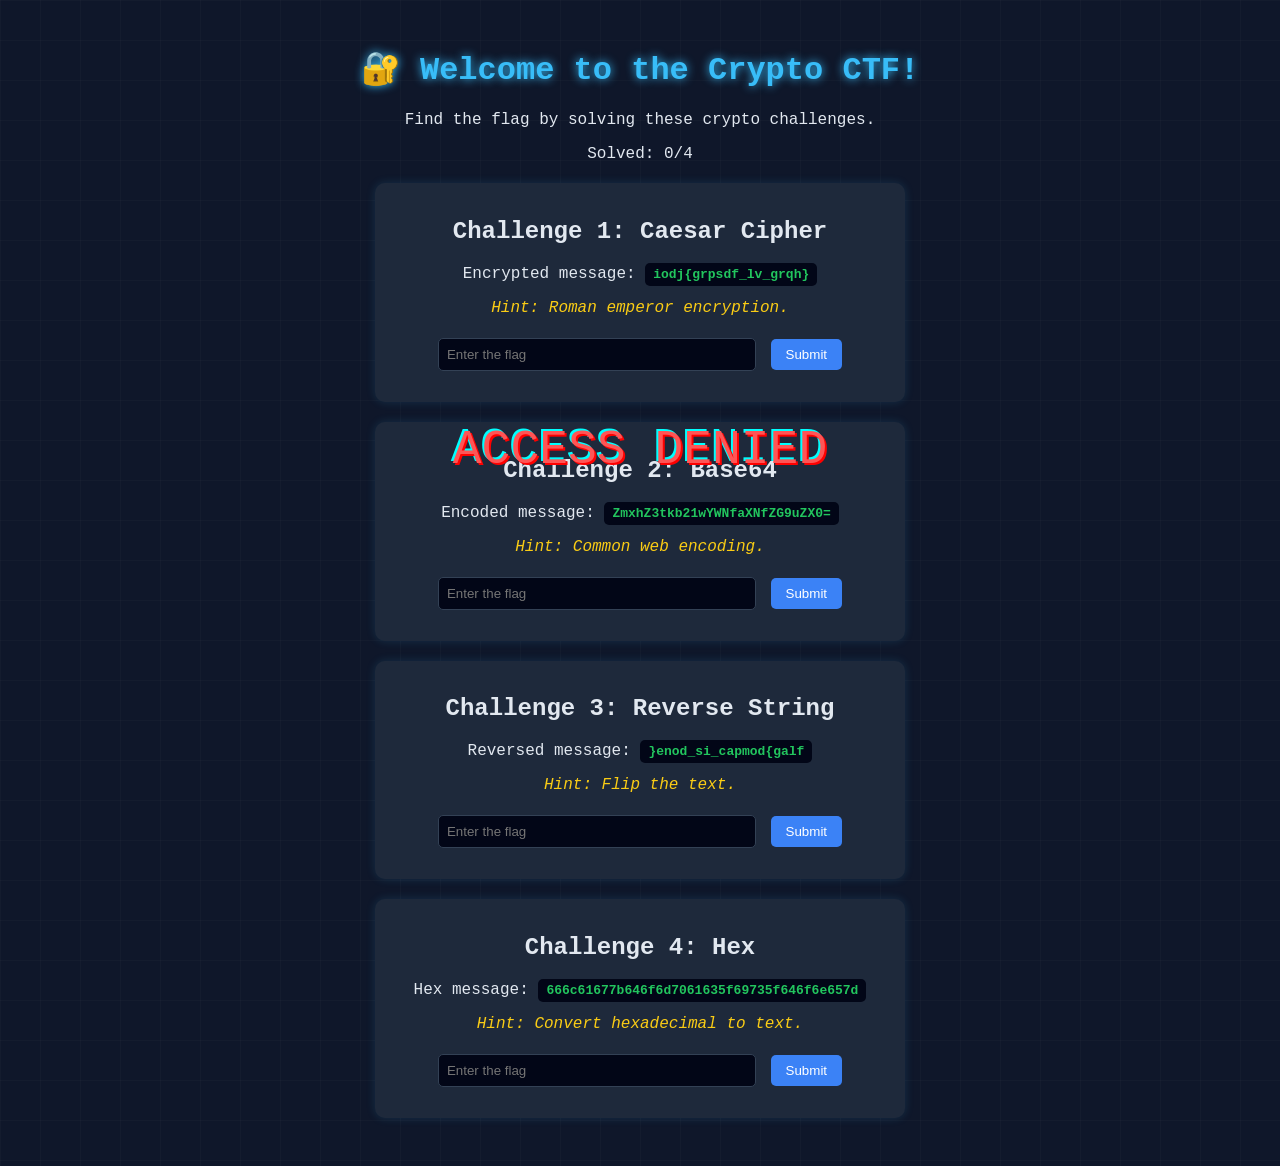
<file: index.html>
<!DOCTYPE html>
<html lang="en">
<head>
<meta charset="UTF-8">
<meta name="viewport" content="width=device-width, initial-scale=1.0">
<title>Crypto CTF - Easy</title>
<link rel="stylesheet" href="style.css">
</head>

<body>

<script>
if (sessionStorage.getItem("authenticated") !== "true") {

const glitchDiv = document.createElement('div');
glitchDiv.className = 'glitch-effect';
glitchDiv.innerText = 'ACCESS DENIED';
document.body.appendChild(glitchDiv);

setTimeout(() => {
document.body.innerHTML = `
<div class='error-box'>
<h1>Error 403: Forbidden</h1>
<p>Nice try, buddy. But you're not authorized to be here... yet.</p>
<p><a href="login.html">Return to Login</a></p>
</div>
`;
},1500);

}
</script>

<h1>🔐 Welcome to the Crypto CTF!</h1>
<p>Find the flag by solving these crypto challenges.</p>

<p>Solved: <span id="score">0</span>/4</p>

<div class="challenge">

<h2>Challenge 1: Caesar Cipher</h2>

<p>Encrypted message:
<code>iodj{grpsdf_lv_grqh}</code>
</p>

<p class="hint">Hint: Roman emperor encryption.</p>

<input type="text" id="c1" placeholder="Enter the flag">
<button onclick="checkFlag('c1')">Submit</button>

<p class="result" id="r1"></p>

</div>

<div class="challenge">

<h2>Challenge 2: Base64</h2>

<p>Encoded message:
<code>ZmxhZ3tkb21wYWNfaXNfZG9uZX0=</code>
</p>

<p class="hint">Hint: Common web encoding.</p>

<input type="text" id="c2" placeholder="Enter the flag">
<button onclick="checkFlag('c2')">Submit</button>

<p class="result" id="r2"></p>

</div>

<div class="challenge">

<h2>Challenge 3: Reverse String</h2>

<p>Reversed message:
<code>}enod_si_capmod{galf</code>
</p>

<p class="hint">Hint: Flip the text.</p>

<input type="text" id="c3" placeholder="Enter the flag">
<button onclick="checkFlag('c3')">Submit</button>

<p class="result" id="r3"></p>

</div>

<div class="challenge">

<h2>Challenge 4: Hex</h2>

<p>Hex message:
<code>666c61677b646f6d7061635f69735f646f6e657d</code>
</p>

<p class="hint">Hint: Convert hexadecimal to text.</p>

<input type="text" id="c4" placeholder="Enter the flag">
<button onclick="checkFlag('c4')">Submit</button>

<p class="result" id="r4"></p>

</div>

<div id="congrats" style="display:none;">

<h2>🎉 Congratulations! You solved all the challenges!</h2>

<p>Proceed to the next challenge:</p>

<a href="https://turbo17.github.io/itc101-teamproj/htmlhackctf">
<button id="nextChallenge">Go to HTML Hack CTF →</button>
</a>

</div>

<script src="script.js"></script>

</body>
</html>
</file>
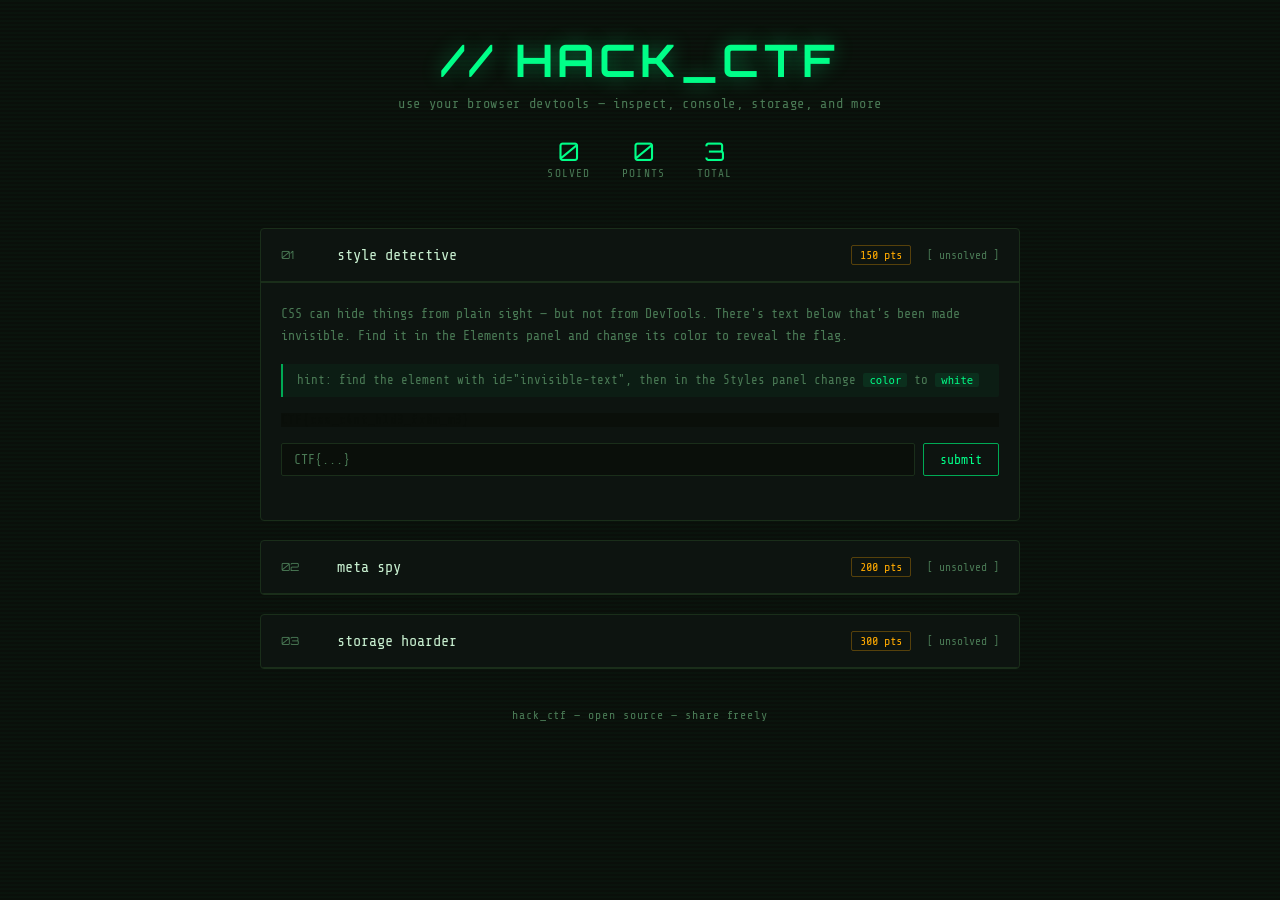
<file: htmlhackctf.html>
<!DOCTYPE html>
<html lang="en">
<head>
<meta charset="UTF-8">
<meta name="viewport" content="width=device-width, initial-scale=1.0">
<title>CTF Challenge</title>
<!-- FLAG_5: CTF{m3ta_tag_spy} -->
<style>
  @import url('https://fonts.googleapis.com/css2?family=Share+Tech+Mono&family=Orbitron:wght@400;700&display=swap');

  :root {
    --green: #00ff88;
    --dim-green: #00aa55;
    --dark: #0a0f0a;
    --panel: #0d1410;
    --border: #1a2e1a;
    --text: #c8f0d0;
    --muted: #4a7a55;
    --red: #ff4444;
    --amber: #ffaa00;
  }

  * { box-sizing: border-box; margin: 0; padding: 0; }

  body {
    background: var(--dark);
    color: var(--text);
    font-family: 'Share Tech Mono', monospace;
    min-height: 100vh;
    padding: 2rem 1rem;
    background-image:
      repeating-linear-gradient(0deg, transparent, transparent 2px, rgba(0,255,136,0.02) 2px, rgba(0,255,136,0.02) 4px);
  }

  .container { max-width: 760px; margin: 0 auto; }

  .header {
    text-align: center;
    margin-bottom: 3rem;
    animation: fadeIn 0.8s ease;
  }

  .header h1 {
    font-family: 'Orbitron', sans-serif;
    font-size: clamp(1.6rem, 5vw, 2.8rem);
    font-weight: 700;
    color: var(--green);
    letter-spacing: 0.1em;
    text-shadow: 0 0 20px rgba(0,255,136,0.4);
    margin-bottom: 0.5rem;
  }

  .header p {
    color: var(--muted);
    font-size: 0.85rem;
    letter-spacing: 0.05em;
  }

  .scoreboard {
    display: flex;
    justify-content: center;
    gap: 2rem;
    margin-top: 1.5rem;
  }

  .score-item { text-align: center; }
  .score-num {
    font-family: 'Orbitron', sans-serif;
    font-size: 1.6rem;
    color: var(--green);
  }
  .score-label { font-size: 0.7rem; color: var(--muted); letter-spacing: 0.1em; }

  .challenge {
    background: var(--panel);
    border: 1px solid var(--border);
    border-radius: 4px;
    margin-bottom: 1.2rem;
    overflow: hidden;
    animation: slideIn 0.5s ease both;
    transition: border-color 0.3s;
  }

  .challenge.solved { border-color: var(--dim-green); }
  .challenge.solved .ch-header { background: rgba(0,255,136,0.06); }

  .ch-header {
    display: flex;
    align-items: center;
    gap: 1rem;
    padding: 1rem 1.25rem;
    cursor: pointer;
    user-select: none;
    border-bottom: 1px solid var(--border);
    transition: background 0.2s;
  }
  .ch-header:hover { background: rgba(0,255,136,0.04); }

  .ch-num {
    font-family: 'Orbitron', sans-serif;
    font-size: 0.7rem;
    color: var(--muted);
    min-width: 40px;
  }

  .ch-title { flex: 1; font-size: 0.95rem; color: var(--text); }

  .ch-pts {
    font-size: 0.75rem;
    color: var(--amber);
    border: 1px solid rgba(255,170,0,0.3);
    padding: 2px 8px;
    border-radius: 2px;
  }
  .challenge.solved .ch-pts { color: var(--green); border-color: rgba(0,255,136,0.3); }

  .ch-status {
    font-size: 0.7rem;
    min-width: 60px;
    text-align: right;
    color: var(--muted);
  }
  .challenge.solved .ch-status { color: var(--green); }

  .ch-body {
    padding: 1.25rem;
    display: none;
    border-top: 1px solid var(--border);
  }
  .ch-body.open { display: block; }

  .ch-desc {
    font-size: 0.82rem;
    color: var(--muted);
    line-height: 1.7;
    margin-bottom: 1rem;
  }

  .hint-box {
    background: rgba(0,255,136,0.04);
    border-left: 2px solid var(--dim-green);
    padding: 0.6rem 0.9rem;
    font-size: 0.78rem;
    color: var(--muted);
    margin-bottom: 1rem;
    border-radius: 0 2px 2px 0;
  }

  .flag-row {
    display: flex;
    gap: 8px;
  }

  input[type="text"] {
    flex: 1;
    background: var(--dark);
    border: 1px solid var(--border);
    color: var(--green);
    font-family: 'Share Tech Mono', monospace;
    font-size: 0.82rem;
    padding: 8px 12px;
    border-radius: 2px;
    outline: none;
    transition: border-color 0.2s;
  }
  input[type="text"]:focus { border-color: var(--dim-green); }
  input[type="text"]::placeholder { color: var(--muted); }

  button {
    background: transparent;
    border: 1px solid var(--dim-green);
    color: var(--green);
    font-family: 'Share Tech Mono', monospace;
    font-size: 0.82rem;
    padding: 8px 16px;
    border-radius: 2px;
    cursor: pointer;
    transition: background 0.2s, transform 0.1s;
  }
  button:hover { background: rgba(0,255,136,0.08); }
  button:active { transform: scale(0.97); }

  .msg {
    font-size: 0.78rem;
    margin-top: 8px;
    min-height: 16px;
  }
  .msg.ok { color: var(--green); }
  .msg.err { color: var(--red); }

  #invisible-text {
    color: var(--dark);
    background: var(--dark);
    font-size: 0.78rem;
    margin-top: 0.5rem;
    user-select: none;
    letter-spacing: 0.02em;
  }

  code {
    background: rgba(0,255,136,0.08);
    color: var(--green);
    padding: 1px 6px;
    border-radius: 2px;
    font-size: 0.85em;
  }

  #win-screen {
    display: none;
    text-align: center;
    padding: 3rem 1rem;
    animation: fadeIn 1s ease;
  }

  #win-screen h2 {
    font-family: 'Orbitron', sans-serif;
    font-size: 2rem;
    color: var(--green);
    text-shadow: 0 0 30px rgba(0,255,136,0.5);
    margin-bottom: 1rem;
  }

  #win-screen p { color: var(--muted); font-size: 0.85rem; line-height: 1.8; }

  #next-link {
    display: inline-block;
    margin-top: 1.5rem;
    font-family: 'Orbitron', sans-serif;
    font-size: 0.85rem;
    color: var(--green);
    border: 1px solid var(--dim-green);
    padding: 10px 24px;
    border-radius: 2px;
    text-decoration: none;
    letter-spacing: 0.08em;
    transition: background 0.2s;
  }
  #next-link:hover { background: rgba(0,255,136,0.1); }

  .footer {
    text-align: center;
    margin-top: 2.5rem;
    font-size: 0.72rem;
    color: var(--muted);
    letter-spacing: 0.08em;
  }

  @keyframes fadeIn { from { opacity: 0; } to { opacity: 1; } }
  @keyframes slideIn { from { opacity: 0; transform: translateY(12px); } to { opacity: 1; transform: translateY(0); } }
</style>
</head>
<body>

<!-- CHALLENGE 3 HIDDEN FLAG — look in comments! -->
<!-- CTF{html_c0mm3nt_d1gg3r} -->

<div class="container">

  <div class="header">
    <h1>// HACK_CTF</h1>
    <p>use your browser devtools &mdash; inspect, console, storage, and more</p>
    <div class="scoreboard">
      <div class="score-item">
        <div class="score-num" id="solved-count">0</div>
        <div class="score-label">SOLVED</div>
      </div>
      <div class="score-item">
        <div class="score-num" id="total-pts">0</div>
        <div class="score-label">POINTS</div>
      </div>
      <div class="score-item">
        <div class="score-num">3</div>
        <div class="score-label">TOTAL</div>
      </div>
    </div>
  </div>

  <!-- CHALLENGE 4 -->
  <div class="challenge" id="ch-4" style="animation-delay:0.1s">
    <div class="ch-header" onclick="toggle(4)">
      <span class="ch-num">01</span>
      <span class="ch-title">style detective</span>
      <span class="ch-pts">150 pts</span>
      <span class="ch-status" id="st-4">[ unsolved ]</span>
    </div>
    <div class="ch-body open" id="body-4">
      <p class="ch-desc">
        CSS can hide things from plain sight — but not from DevTools.
        There's text below that's been made invisible. Find it in the Elements panel
        and change its color to reveal the flag.
      </p>
      <div class="hint-box">hint: find the element with id="invisible-text", then in the Styles panel change <code>color</code> to <code>white</code></div>
      <p id="invisible-text">CTF{css_c4nt_h1d3_fr0m_m3}</p>
      <div class="flag-row" style="margin-top:1rem">
        <input type="text" id="f4" placeholder="CTF{...}" />
        <button onclick="submit(4)">submit</button>
      </div>
      <p class="msg" id="m4"></p>
    </div>
  </div>

  <!-- CHALLENGE 5 -->
  <div class="challenge" id="ch-5" style="animation-delay:0.2s">
    <div class="ch-header" onclick="toggle(5)">
      <span class="ch-num">02</span>
      <span class="ch-title">meta spy</span>
      <span class="ch-pts">200 pts</span>
      <span class="ch-status" id="st-5">[ unsolved ]</span>
    </div>
    <div class="ch-body" id="body-5">
      <p class="ch-desc">
        Web pages have metadata hidden in the <code>&lt;head&gt;</code> section that users
        never see. Open DevTools → Elements and expand the <code>&lt;head&gt;</code> tag.
        Look through the <code>&lt;meta&gt;</code> tags and comments.
      </p>
      <div class="hint-box">hint: the flag is inside an HTML comment in the &lt;head&gt; section</div>
      <div class="flag-row">
        <input type="text" id="f5" placeholder="CTF{...}" />
        <button onclick="submit(5)">submit</button>
      </div>
      <p class="msg" id="m5"></p>
    </div>
  </div>

  <!-- CHALLENGE 6 -->
  <div class="challenge" id="ch-6" style="animation-delay:0.3s">
    <div class="ch-header" onclick="toggle(6)">
      <span class="ch-num">03</span>
      <span class="ch-title">storage hoarder</span>
      <span class="ch-pts">300 pts</span>
      <span class="ch-status" id="st-6">[ unsolved ]</span>
    </div>
    <div class="ch-body" id="body-6">
      <p class="ch-desc">
        Browsers store data beyond just cookies. Open DevTools → Application tab →
        Local Storage → select the page URL. Look for a suspicious key.
      </p>
      <div class="hint-box">hint: look for a key named <code>top_secret</code> in Local Storage</div>
      <div class="flag-row">
        <input type="text" id="f6" placeholder="CTF{...}" />
        <button onclick="submit(6)">submit</button>
      </div>
      <p class="msg" id="m6"></p>
    </div>
  </div>

  <div id="win-screen">
    <h2>// ACCESS GRANTED</h2>
    <p>you've solved all 3 challenges.<br>650 points. full system access. you're in.<br><br>
    <span style="color:var(--green)">ready for the next level?</span></p>
    <a id="next-link" href="https://turbo17.github.io/itc101-teamproj/jared-ctf/index-jared.html" target="_blank">&gt;&gt; proceed to next stage</a>
  </div>

  <div class="footer">hack_ctf &mdash; open source &mdash; share freely</div>

</div>

<script>
  localStorage.setItem('top_secret', 'CTF{l0c4l_st0r4g3_n1nj4}');

  var FLAGS = {
    4: 'CTF{css_c4nt_h1d3_fr0m_m3}',
    5: 'CTF{m3ta_tag_spy}',
    6: 'CTF{l0c4l_st0r4g3_n1nj4}'
  };

  var PTS = { 4:150, 5:200, 6:300 };
  var solved = {};

  function toggle(n) {
    var b = document.getElementById('body-' + n);
    b.classList.toggle('open');
  }

  function submit(n) {
    var val = document.getElementById('f' + n).value.trim();
    var msg = document.getElementById('m' + n);
    if (solved[n]) {
      msg.className = 'msg ok';
      msg.textContent = 'already solved!';
      return;
    }
    if (val === FLAGS[n]) {
      solved[n] = true;
      msg.className = 'msg ok';
      msg.textContent = '>> flag accepted! +' + PTS[n] + ' pts';
      document.getElementById('ch-' + n).classList.add('solved');
      document.getElementById('st-' + n).textContent = '[ solved ]';
      updateScore();
    } else if (val === '') {
      msg.className = 'msg err';
      msg.textContent = 'enter a flag first.';
    } else {
      msg.className = 'msg err';
      msg.textContent = '>> incorrect. keep digging.';
    }
  }

  function updateScore() {
    var count = Object.keys(solved).length;
    var pts = 0;
    for (var k in solved) pts += PTS[k];
    document.getElementById('solved-count').textContent = count;
    document.getElementById('total-pts').textContent = pts;
    if (count === 3) {
      setTimeout(function() {
        var ws = document.getElementById('win-screen');
        ws.style.display = 'block';
        ws.scrollIntoView({ behavior: 'smooth' });
      }, 600);
    }
  }

  document.querySelectorAll('input[type=text]').forEach(function(el) {
    el.addEventListener('keydown', function(e) {
      if (e.key === 'Enter') {
        var n = el.id.replace('f', '');
        submit(parseInt(n));
      }
    });
  });
</script>
</body>
</html>
</file>
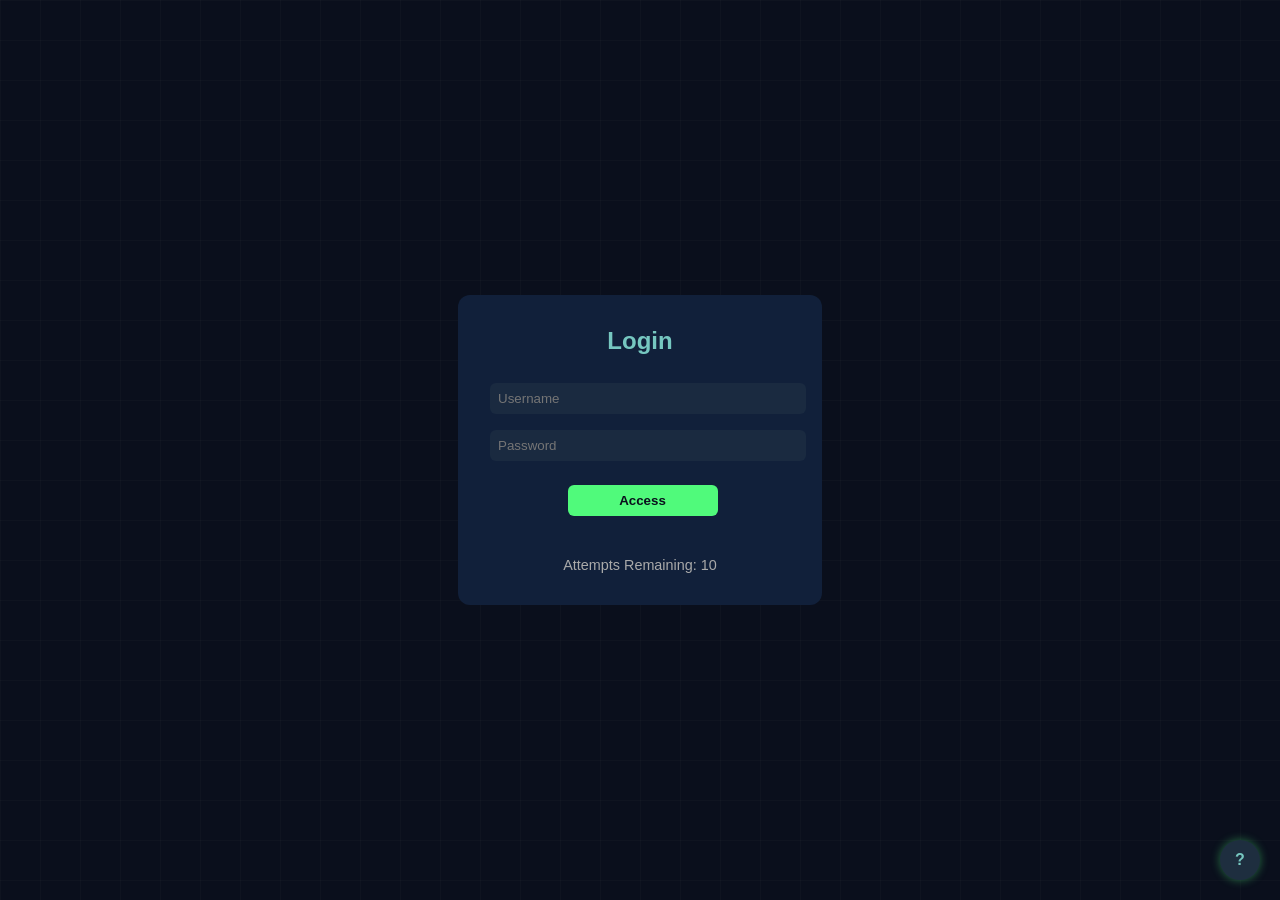
<file: login.html>
<!DOCTYPE html>
<html lang="en">
<head>
  <meta charset="UTF-8" />
  <meta name="viewport" content="width=device-width, initial-scale=1.0" />
  <title>Login</title>
  <link rel="stylesheet" href="style.css" />
  <style>
    body {
      margin: 0;
      padding: 0;
      font-family: sans-serif;
      background-color: #0a0f1c;
      color: #e6f1ff;
    }

    .login-container {
      display: flex;
      justify-content: center;
      align-items: center;
      height: 100vh;
    }

    .login-box {
      background-color: #11203a;
      padding: 2rem;
      border-radius: 12px;
      width: 300px;
      transition: transform 0.1s, box-shadow 0.5s;
      position: relative;
    }

    .login-box.shake {
      animation: shake 0.5s;
    }

    @keyframes shake {
      0% { transform: translateX(0); }
      15% { transform: translateX(-8px); }
      30% { transform: translateX(8px); }
      45% { transform: translateX(-8px); }
      60% { transform: translateX(8px); }
      75% { transform: translateX(-5px); }
      100% { transform: translateX(0); }
    }

    .login-box h2 {
      margin-top: 0;
      color: #76c7c0;
      text-align: center;
    }

    .login-box input {
      width: 100%;
      padding: 0.5rem;
      margin: 0.5rem 0;
      border: none;
      border-radius: 6px;
      background-color: #1a2a40;
      color: #e6f1ff;
    }

    .centered-button {
      display: flex;
      justify-content: center;
      margin-top: 1rem;
    }

    .login-box button {
      width: 150px;
      padding: 0.5rem;
      background-color: #50fa7b;
      color: #0a0f1c;
      border: none;
      border-radius: 6px;
      font-weight: bold;
      cursor: pointer;
      transition: background-color 0.3s ease;
    }

    .login-box button.error {
      background-color: #ff6b6b !important;
    }

    .error-message {
      color: #ff8888;
      text-align: center;
      margin-top: 1rem;
      font-size: 0.95rem;
      opacity: 0;
      transition: opacity 0.3s;
    }

    .error-message.visible {
      opacity: 1;
    }

    #attempts {
      text-align: center;
      margin-top: 0.5rem;
      color: #aaa;
      font-size: 0.9rem;
    }

    .hint-panel h3 {
      color: #50fa7b;
      margin-top: 0;
    }

    .hint-panel p {
      transition: all 0.3s ease;
    }

    .hint-panel p:last-child {
      display: none;
    }

    .access-overlay {
      position: fixed;
      top: 0;
      left: 0;
      height: 100vh;
      width: 100vw;
      background: rgba(0, 255, 100, 0.1);
      color: #50fa7b;
      display: flex;
      align-items: center;
      justify-content: center;
      font-size: 3rem;
      font-weight: bold;
      font-family: monospace;
      z-index: 9999;
      opacity: 0;
      pointer-events: none;
      transition: opacity 0.5s ease;
    }

    .access-overlay.visible {
      opacity: 1;
    }

    .hint-bubble {
      position: fixed;
      bottom: 20px;
      right: 20px;
      background-color: #1e2e3f;
      color: #76c7c0;
      border-radius: 50%;
      width: 40px;
      height: 40px;
      text-align: center;
      line-height: 40px;
      font-weight: bold;
      cursor: pointer;
      box-shadow: 0 0 10px rgba(80, 250, 123, 0.4);
    }

    .hint-bubble:hover::after {
      content: "Hint";
      position: absolute;
      bottom: 50px;
      right: 0;
      background-color: #1e2e3f;
      color: #50fa7b;
      padding: 5px 10px;
      border-radius: 6px;
      font-size: 0.9rem;
      white-space: nowrap;
    }

    .hint-panel {
      display: none;
      position: fixed;
      bottom: 70px;
      right: 20px;
      background-color: #1e2e3f;
      padding: 1rem;
      border-radius: 12px;
      box-shadow: 0 0 10px rgba(80, 250, 123, 0.3);
      width: 250px;
      z-index: 1000;
    }

    #lockoutScreen {
      display: none;
      position: fixed;
      top: 0;
      left: 0;
      height: 100vh;
      width: 100vw;
      background-color: #1a0000;
      color: #ff4444;
      font-family: monospace;
      z-index: 99999;
      justify-content: center;
      align-items: center;
      flex-direction: column;
      text-align: center;
    }

    #lockoutScreen h1 {
      font-size: 2.5rem;
      margin-bottom: 1rem;
    }

    #lockoutCountdown {
      font-size: 1.2rem;
      opacity: 0.7;
    }
  </style>
</head>
<body>
  <div class="login-container" id="loginContainer">
    <div class="login-box" id="loginBox">
      <h2>Login</h2>
      <form onsubmit="handleLogin(event)">
        <input type="text" id="username" placeholder="Username" required />
        <input type="password" id="password" placeholder="Password" required />
        <div class="centered-button">
          <button type="submit" id="accessBtn">Access</button>
        </div>
        <div id="errorMsg" class="error-message">Access Denied</div>
        <div id="attempts">Attempts Remaining: 10</div>
      </form>
    </div>
  </div>

  <div class="hint-bubble" onclick="toggleHint()">?</div>
  <div class="hint-panel" id="hintPanel">
    <h3>Hint</h3>
    <p>Credentials shouldn't be stored in plaintext. So check the usual places to cover all your <span style="color: #cc8888;">bases</span>.</p>
    <p id="finalWarning">One attempt left!!!</p>
  </div>

  <div id="accessOverlay" class="access-overlay"><span id="accessText"></span></div>

  <div id="lockoutScreen">
    <h1>ACCESS DENIED</h1>
    <p>You have been locked out.</p>
    <p id="lockoutCountdown">You may try again in 60 seconds...</p>
  </div>

  <script src="auth.js"></script>
</body>
</html>
</file>
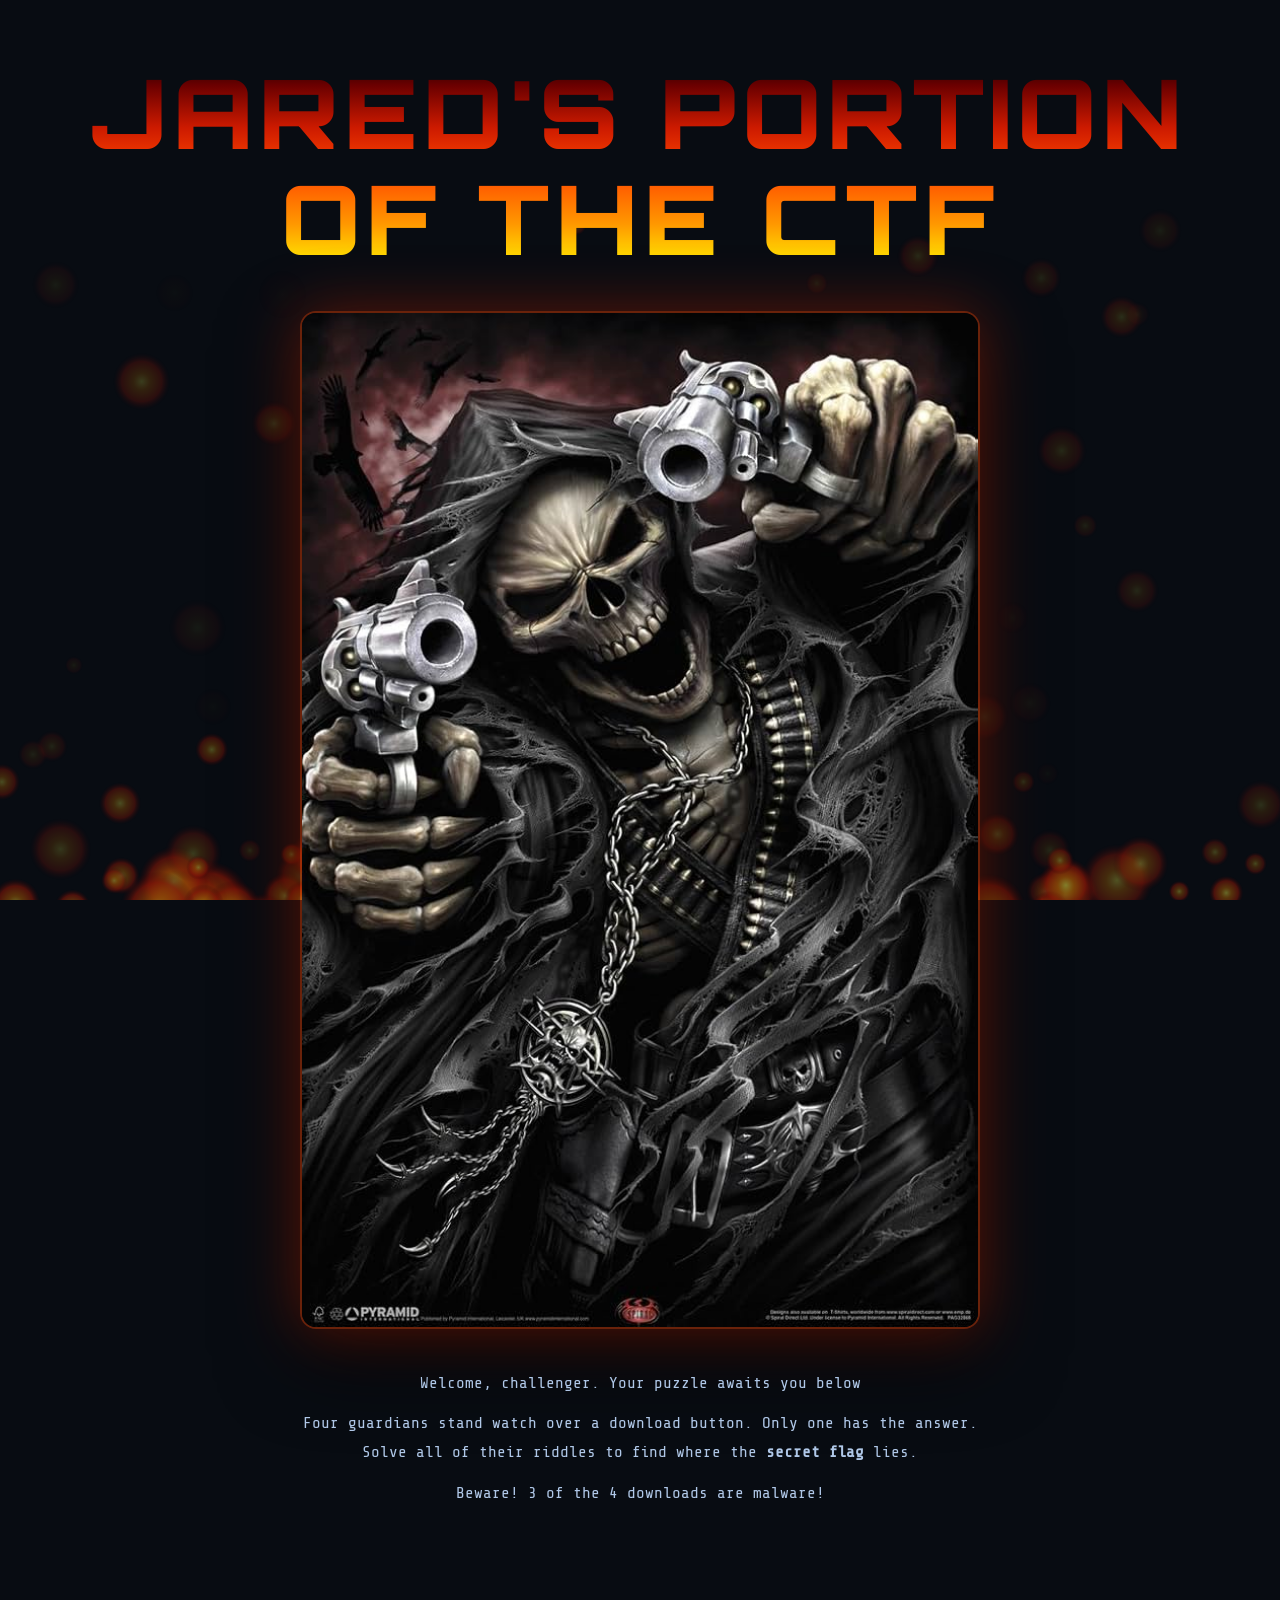
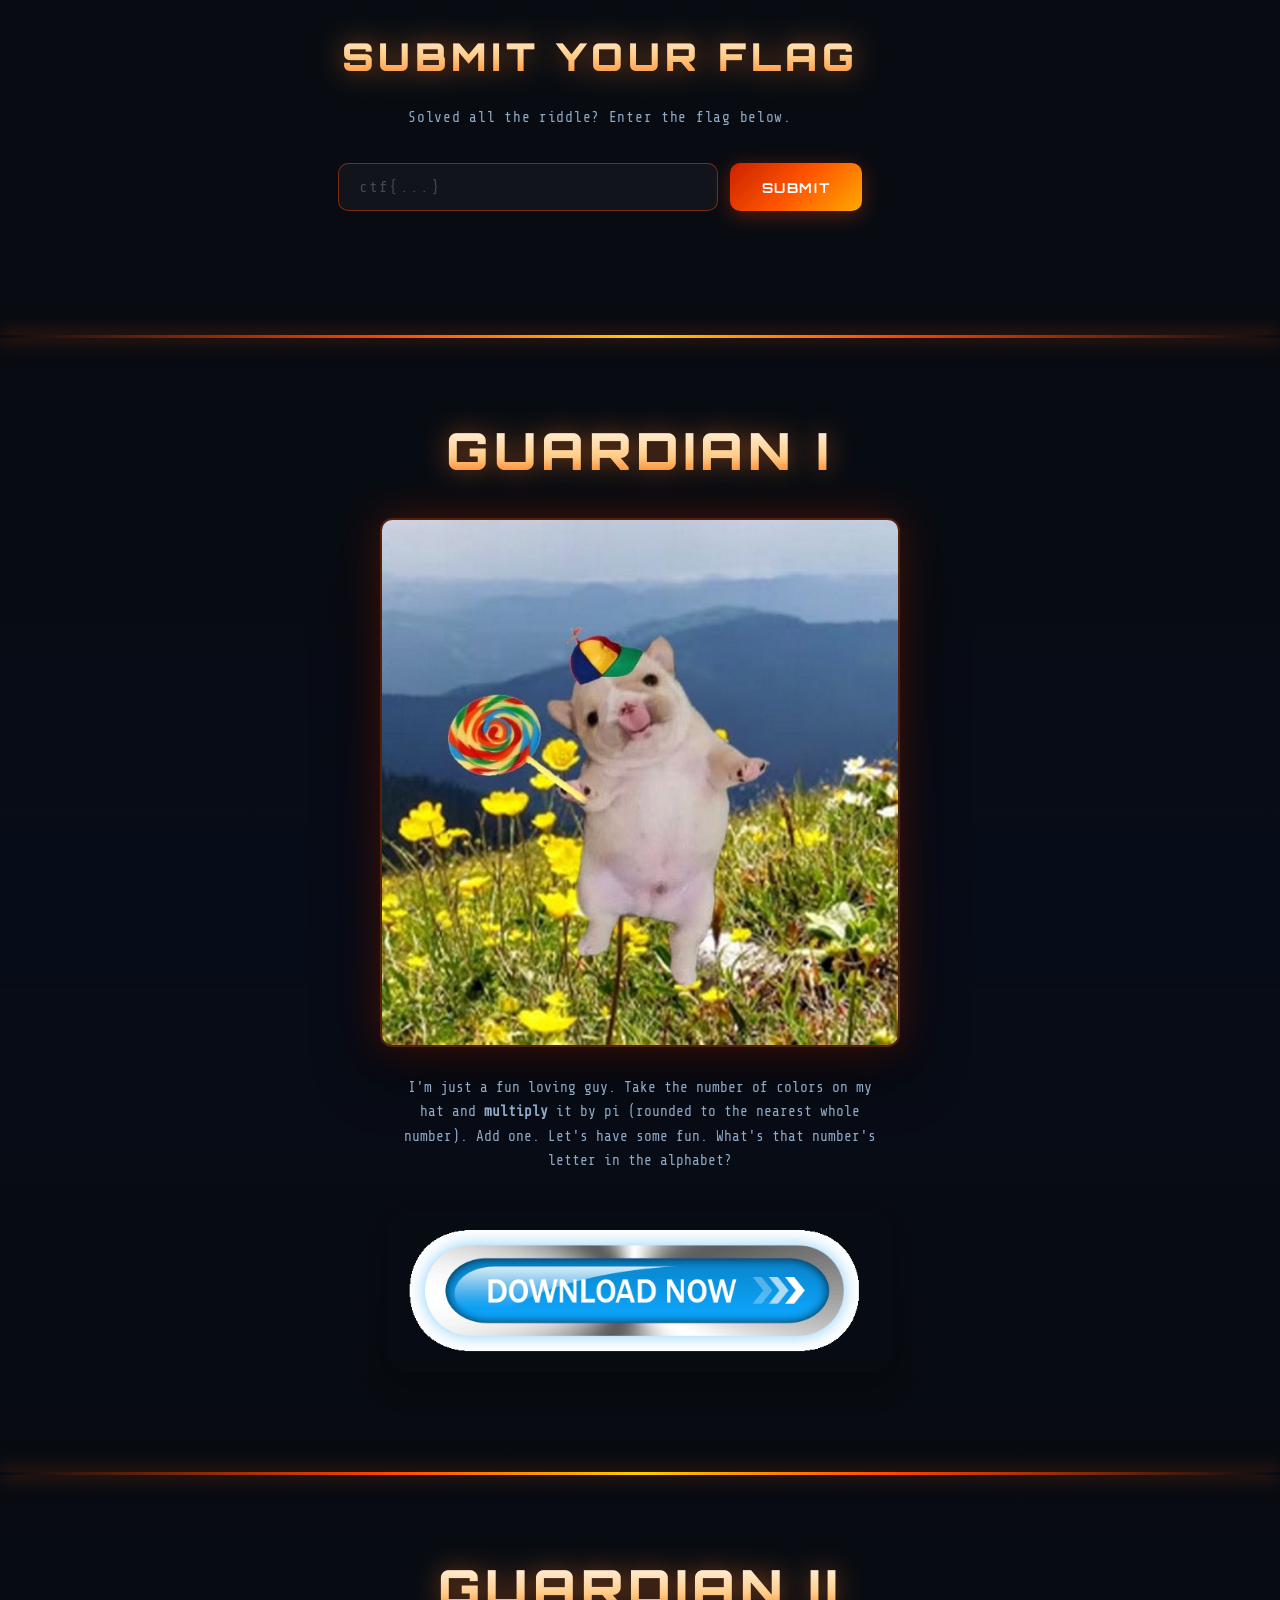
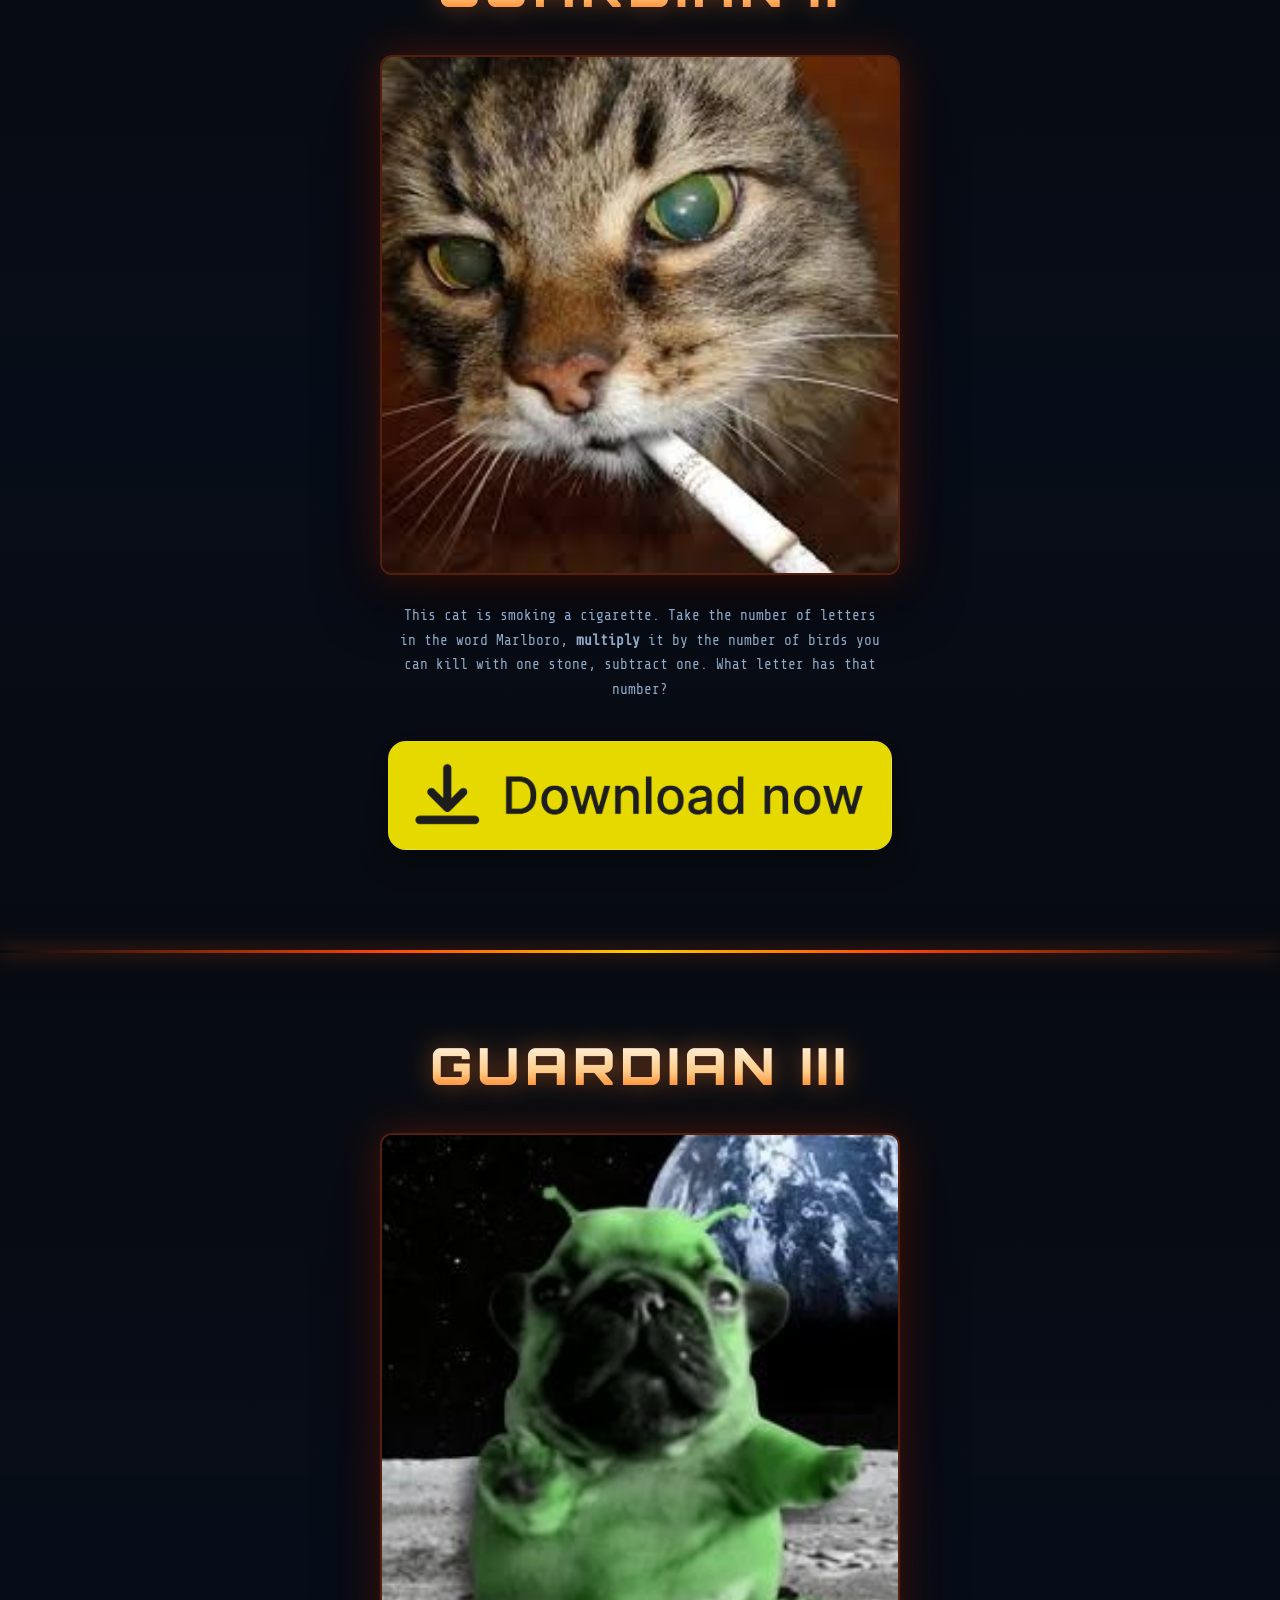
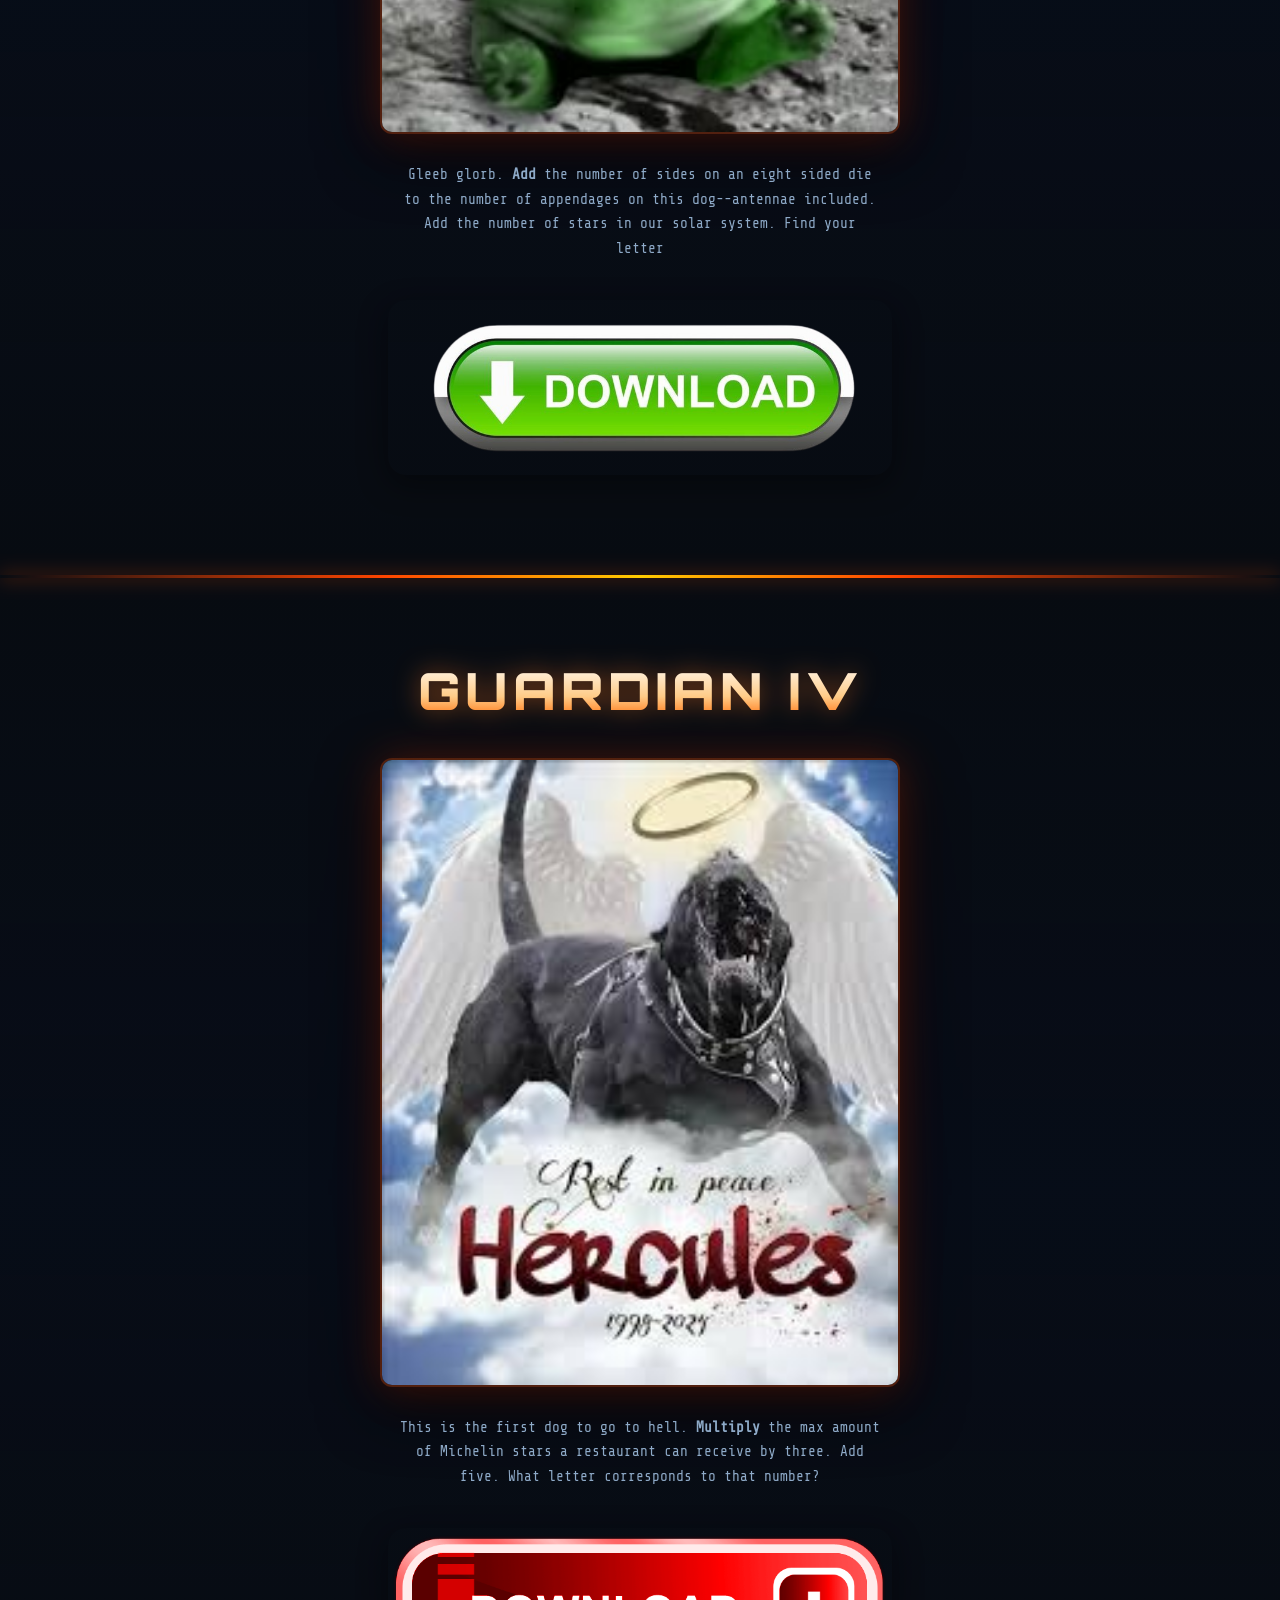
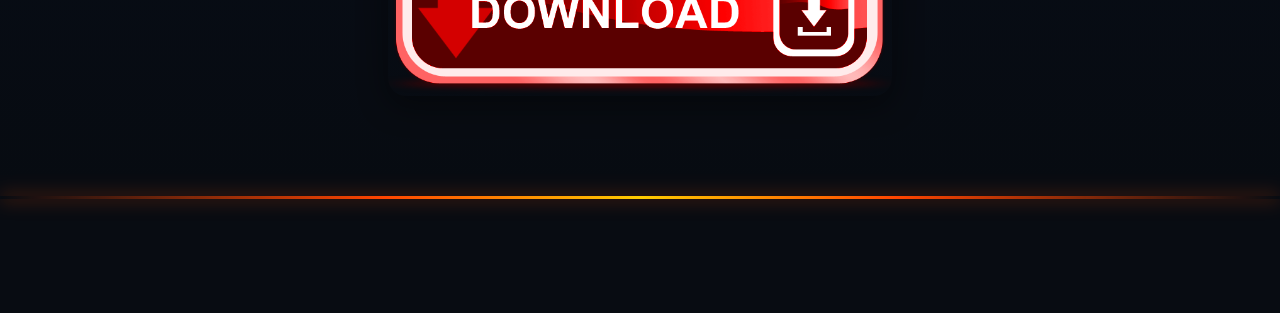
<file: jared-ctf/index-jared.html>
<!doctype html>
<html lang="en">
<head>
  <meta charset="utf-8" />
  <meta name="viewport" content="width=device-width, initial-scale=1" />
  <title>Jared CTF Challenge</title>
  <style>
    @import url('https://fonts.googleapis.com/css2?family=Share+Tech+Mono&family=Orbitron:wght@700;900&display=swap');

    *, *::before, *::after { box-sizing: border-box; margin: 0; padding: 0; }

    :root {
      --flame-orange: #ff4500;
      --flame-yellow: #ffcc00;
      --flame-red: #cc1a00;
      --dark: #080c12;
    }

    html { scroll-behavior: smooth; }

    body {
      background: var(--dark);
      color: #eef;
      font-family: 'Share Tech Mono', monospace;
      overflow-x: hidden;
      position: relative;
    }

    /* ══════════════════════════════════
       FLAME CANVAS BACKGROUND
    ══════════════════════════════════ */
    #flame-canvas {
      position: fixed;
      bottom: 0;
      left: 0;
      width: 100%;
      height: 100%;
      pointer-events: none;
      z-index: 0;
      opacity: 0.55;
    }

    /* ══════════════════════════════════
       HERO HEADER
    ══════════════════════════════════ */
    .hero {
      position: relative;
      min-height: 100vh;
      display: flex;
      flex-direction: column;
      align-items: center;
      justify-content: center;
      z-index: 1;
      padding: 60px 24px;
      text-align: center;
    }

    .flame-title {
      font-family: 'Orbitron', 'Impact', sans-serif;
      font-size: clamp(2rem, 9vw, 6rem);
      font-weight: 900;
      letter-spacing: 0.06em;
      text-transform: uppercase;
      background: linear-gradient(to top, #fff700 0%, #ff9900 22%, #ff4500 48%, #cc1a00 68%, #6b0000 88%, #180000 100%);
      -webkit-background-clip: text;
      -webkit-text-fill-color: transparent;
      background-clip: text;
      animation: flicker 2.5s ease-in-out infinite;
      margin-bottom: 40px;
      line-height: 1.1;
    }

    @keyframes flicker {
      0%,100% { filter: drop-shadow(0 0 10px rgba(255,100,0,.9)) drop-shadow(0 0 26px rgba(255,60,0,.7)) drop-shadow(0 0 50px rgba(200,30,0,.5)); }
      30%      { filter: drop-shadow(0 0 18px rgba(255,160,0,1)) drop-shadow(0 0 40px rgba(255,90,0,.9)) drop-shadow(0 0 70px rgba(220,40,0,.7)); }
      60%      { filter: drop-shadow(0 0 7px rgba(255,80,0,.8))  drop-shadow(0 0 18px rgba(255,40,0,.6)) drop-shadow(0 0 35px rgba(180,20,0,.4)); }
    }

    .hero-img {
      width: min(680px, 88vw);
      height: auto;
      border-radius: 16px;
      border: 2px solid rgba(255,69,0,0.4);
      box-shadow: 0 0 60px rgba(255,50,0,0.35), 0 30px 80px rgba(0,0,0,.7);
      display: block;
    }

    .intro {
      max-width: 680px;
      margin: 40px auto 0;
      line-height: 1.8;
      font-size: 1rem;
      color: #b0c8e8;
    }

    .intro strong { color: #ffcc00; }

    .warning-bar {
      margin-top: 24px;
      padding: 14px 24px;
      border: 1px solid rgba(255,69,0,0.45);
      border-radius: 10px;
      background: rgba(255,40,0,0.08);
      color: #ff7043;
      font-size: 0.88rem;
      line-height: 1.6;
    }

    .scroll-hint {
      margin-top: 48px;
      font-size: 0.78rem;
      letter-spacing: 0.15em;
      color: rgba(255,150,50,0.6);
      text-transform: uppercase;
      animation: pulse 2s ease-in-out infinite;
    }

    @keyframes pulse {
      0%,100% { opacity: 0.5; transform: translateY(0); }
      50%      { opacity: 1;   transform: translateY(6px); }
    }

    /* ══════════════════════════════════
       DIVIDER
    ══════════════════════════════════ */
    .divider {
      position: relative;
      z-index: 1;
      width: 100%;
      height: 3px;
      background: linear-gradient(90deg, transparent, #ff4500 30%, #ffcc00 50%, #ff4500 70%, transparent);
      box-shadow: 0 0 18px rgba(255,80,0,0.7);
    }

    /* ══════════════════════════════════
       GUARDIAN SECTIONS
    ══════════════════════════════════ */
    .guardian-section {
      position: relative;
      z-index: 1;
      min-height: 100vh;
      display: flex;
      flex-direction: column;
      align-items: center;
      justify-content: center;
      padding: 80px 24px 100px;
      text-align: center;
    }

    /* Alternating side accents */
    .guardian-section:nth-child(odd)  { background: linear-gradient(180deg, rgba(20,5,0,0) 0%, rgba(60,10,0,0.18) 50%, rgba(20,5,0,0) 100%); }
    .guardian-section:nth-child(even) { background: linear-gradient(180deg, rgba(0,5,20,0) 0%, rgba(5,20,60,0.15) 50%, rgba(0,5,20,0) 100%); }

    .guardian-name-title {
      font-family: 'Orbitron', sans-serif;
      font-size: clamp(1.6rem, 5vw, 3.2rem);
      font-weight: 900;
      letter-spacing: 0.1em;
      text-transform: uppercase;
      background: linear-gradient(to bottom, #ffffff 0%, #ffcc88 60%, #ff6600 100%);
      -webkit-background-clip: text;
      -webkit-text-fill-color: transparent;
      background-clip: text;
      margin-bottom: 36px;
      filter: drop-shadow(0 0 12px rgba(255,120,30,0.5));
    }

    .guardian-img {
      width: min(520px, 84vw);
      height: auto;
      object-fit: cover;
      border-radius: 12px;
      display: block;
      margin: 0 auto 28px;
      border: 2px solid rgba(255,80,0,0.3);
      box-shadow: 0 0 40px rgba(255,60,0,0.25), 0 20px 60px rgba(0,0,0,0.65);
      transition: box-shadow 0.3s, transform 0.3s;
    }

    .guardian-img:hover {
      box-shadow: 0 0 70px rgba(255,80,0,0.5), 0 24px 70px rgba(0,0,0,0.75);
      transform: scale(1.015);
    }

    .guardian-flavor {
      max-width: 480px;
      color: #8eaac8;
      font-size: 0.9rem;
      line-height: 1.7;
      margin: 0 auto 40px;
    }

    .dl-link { display: inline-block; }

    .dl-btn {
      width: min(84vw, 504px);
      height: auto;
      border-radius: 18px;
      display: block;
      box-shadow: 0 10px 30px rgba(0,0,0,0.4);
      transition: transform 0.18s, box-shadow 0.18s, filter 0.18s;
      cursor: pointer;
    }

    .dl-link:hover .dl-btn {
      transform: scale(1.05) translateY(-3px);
      box-shadow: 0 18px 50px rgba(255,80,0,0.4);
      filter: brightness(1.1);
    }

    /* ══════════════════════════════════
       FLAG CHECKER
    ══════════════════════════════════ */
    .flag-checker-section {
      position: relative;
      z-index: 1;
      padding: 100px 24px 120px;
      display: flex;
      flex-direction: column;
      align-items: center;
      background: linear-gradient(180deg, rgba(0,0,0,0) 0%, rgba(20,5,0,0.35) 50%, rgba(0,0,0,0) 100%);
    }

    .flag-checker-inner {
      max-width: 600px;
      width: 100%;
      text-align: center;
    }

    .flag-checker-title {
      font-family: 'Orbitron', sans-serif;
      font-size: clamp(1.4rem, 4vw, 2.4rem);
      font-weight: 900;
      letter-spacing: 0.12em;
      text-transform: uppercase;
      background: linear-gradient(to bottom, #ffffff 0%, #ffcc88 50%, #ff6600 100%);
      -webkit-background-clip: text;
      -webkit-text-fill-color: transparent;
      background-clip: text;
      filter: drop-shadow(0 0 14px rgba(255,120,30,0.55));
      margin-bottom: 14px;
    }

    .flag-checker-sub {
      color: #8eaac8;
      font-size: 0.9rem;
      margin-bottom: 32px;
      letter-spacing: 0.05em;
    }

    .flag-input-row {
      display: flex;
      gap: 12px;
      justify-content: center;
      flex-wrap: wrap;
    }

    .flag-input {
      flex: 1 1 280px;
      max-width: 380px;
      background: rgba(255,255,255,0.04);
      border: 1.5px solid rgba(255,69,0,0.45);
      border-radius: 10px;
      padding: 14px 20px;
      font-family: 'Share Tech Mono', monospace;
      font-size: 1rem;
      color: #eef;
      outline: none;
      transition: border-color 0.2s, box-shadow 0.2s;
      letter-spacing: 0.08em;
    }

    .flag-input::placeholder { color: rgba(150,170,200,0.35); }

    .flag-input:focus {
      border-color: rgba(255,140,0,0.8);
      box-shadow: 0 0 0 3px rgba(255,80,0,0.18), 0 0 20px rgba(255,80,0,0.15);
    }

    .flag-submit-btn {
      flex: 0 0 auto;
      background: linear-gradient(135deg, #cc2200 0%, #ff5500 50%, #ffaa00 100%);
      border: none;
      border-radius: 10px;
      padding: 14px 32px;
      font-family: 'Orbitron', sans-serif;
      font-size: 0.85rem;
      font-weight: 700;
      letter-spacing: 0.12em;
      color: #fff;
      cursor: pointer;
      text-transform: uppercase;
      transition: transform 0.15s, filter 0.15s, box-shadow 0.15s;
      box-shadow: 0 4px 20px rgba(255,60,0,0.35);
    }

    .flag-submit-btn:hover {
      transform: translateY(-2px) scale(1.04);
      filter: brightness(1.12);
      box-shadow: 0 8px 30px rgba(255,80,0,0.5);
    }

    .flag-submit-btn:active { transform: translateY(0) scale(0.98); }

    .flag-result {
      margin-top: 24px;
      min-height: 40px;
      font-family: 'Orbitron', sans-serif;
      font-size: clamp(0.85rem, 2.5vw, 1.05rem);
      font-weight: 700;
      letter-spacing: 0.1em;
      transition: opacity 0.3s;
    }

    .flag-result.wrong {
      color: #ff3333;
      filter: drop-shadow(0 0 8px rgba(255,0,0,0.5));
      animation: shake 0.4s ease;
    }

    .flag-result.correct {
      color: #ffdd00;
      filter: drop-shadow(0 0 12px rgba(255,220,0,0.7));
      font-size: clamp(1rem, 3vw, 1.4rem);
    }

    @keyframes shake {
      0%,100% { transform: translateX(0); }
      20%      { transform: translateX(-8px); }
      40%      { transform: translateX(8px); }
      60%      { transform: translateX(-5px); }
      80%      { transform: translateX(5px); }
    }

    /* ══════════════════════════════════
       CONFETTI OVERLAY
    ══════════════════════════════════ */
    #confetti-overlay {
      position: fixed;
      inset: 0;
      pointer-events: none;
      z-index: 9999;
    }

    #win-overlay {
      display: none;
      position: fixed;
      inset: 0;
      z-index: 10000;
      align-items: center;
      justify-content: center;
      flex-direction: column;
      background: rgba(0,0,0,0.75);
      backdrop-filter: blur(6px);
      text-align: center;
      padding: 32px;
    }

    #win-overlay.visible { display: flex; }

    .win-title {
      font-family: 'Orbitron', sans-serif;
      font-size: clamp(2rem, 8vw, 5rem);
      font-weight: 900;
      letter-spacing: 0.1em;
      background: linear-gradient(to top, #fff700 0%, #ff9900 30%, #ff4500 60%, #ffcc00 100%);
      -webkit-background-clip: text;
      -webkit-text-fill-color: transparent;
      background-clip: text;
      animation: flicker 1.5s ease-in-out infinite, zoomIn 0.6s cubic-bezier(0.175,0.885,0.32,1.275) both;
      margin-bottom: 20px;
      line-height: 1.15;
    }

    .win-flag {
      font-family: 'Share Tech Mono', monospace;
      font-size: clamp(0.85rem, 2.5vw, 1.2rem);
      color: #88ffcc;
      background: rgba(0,255,128,0.08);
      border: 1px solid rgba(0,255,128,0.3);
      border-radius: 8px;
      padding: 12px 28px;
      letter-spacing: 0.12em;
      margin-bottom: 32px;
      animation: zoomIn 0.6s 0.2s cubic-bezier(0.175,0.885,0.32,1.275) both;
    }

    .win-close-btn {
      background: transparent;
      border: 1.5px solid rgba(255,140,0,0.6);
      border-radius: 8px;
      padding: 12px 36px;
      font-family: 'Orbitron', sans-serif;
      font-size: 0.8rem;
      font-weight: 700;
      letter-spacing: 0.15em;
      color: rgba(255,180,60,0.85);
      cursor: pointer;
      text-transform: uppercase;
      transition: background 0.2s, color 0.2s;
      animation: zoomIn 0.6s 0.35s cubic-bezier(0.175,0.885,0.32,1.275) both;
    }

    .win-close-btn:hover {
      background: rgba(255,100,0,0.18);
      color: #ffcc00;
    }

    @keyframes zoomIn {
      from { opacity: 0; transform: scale(0.7); }
      to   { opacity: 1; transform: scale(1); }
    }

    footer {
      position: relative;
      z-index: 1;
      text-align: center;
      padding: 48px 32px 56px;
      font-size: 0.78rem;
      letter-spacing: 0.08em;
    }

    .hint-label {
      color: rgba(255,120,50,0.45);
      text-transform: uppercase;
      letter-spacing: 0.2em;
      margin-bottom: 10px;
      font-size: 0.68rem;
    }

    .hint-text {
      font-family: 'Orbitron', sans-serif;
      font-size: clamp(1rem, 3vw, 1.6rem);
      font-weight: 700;
      letter-spacing: 0.12em;
      background: linear-gradient(to right, #ff6600, #ffcc00, #ff6600);
      -webkit-background-clip: text;
      -webkit-text-fill-color: transparent;
      background-clip: text;
      filter: drop-shadow(0 0 10px rgba(255,120,0,0.5));
    }
  </style>
</head>
<body>

  <!-- Flame canvas -->
  <canvas id="flame-canvas"></canvas>

  <!-- ── HERO ── -->
  <section class="hero">
    <h1 class="flame-title">JARED'S PORTION<br>OF THE CTF</h1>
    <img class="hero-img" src="images/skeleton.jpg" alt="The Keeper of the Flag">
    <div class="intro">
      <p>Welcome, challenger. Your puzzle awaits you below</p>
      <p style="margin-top:12px">Four guardians stand watch over a download button. Only one has the answer. Solve all of their riddles to find where the <b>secret flag</b> lies.</p>
      <p style="margin-top:12px">Beware! 3 of the 4 downloads are malware!</p>
      <br><br><br>
      <div class="flag-checker-inner" style="margin-top:28px;">
        <div class="flag-checker-title">&nbsp;SUBMIT YOUR FLAG&nbsp;</div>
        <p class="flag-checker-sub">Solved all the riddle? Enter the flag below.</p>
        <div class="flag-input-row">
          <input
            id="flag-input"
            class="flag-input"
            type="text"
            placeholder="ctf{...}"
            autocomplete="off"
            spellcheck="false"
          />
          <button class="flag-submit-btn" onclick="checkFlag()">SUBMIT</button>
        </div>
        <div id="flag-result" class="flag-result" aria-live="polite"></div>
      </div>
    </div>
  </section>

  <div class="divider"></div>

  <!-- ── GUARDIAN I ── -->
  <section class="guardian-section">
    <div class="guardian-name-title">Guardian I</div>
    <img class="guardian-img" src="images/lalala.jpg" alt="Guardian 1">
    <p class="guardian-flavor">I'm just a fun loving guy. Take the number of colors on my hat and <b>multiply</b> it by pi (rounded to the nearest whole number). Add one. Let's have some fun. What's that number's letter in the alphabet?</p>
    <a class="dl-link" href="https://media.tenor.com/xfooYTo-XbUAAAAe/smile-meme.png" target="_blank" aria-label="Download option 1">
      <img class="dl-btn" src="images/blue_download.gif" alt="Download button blue">
    </a>
  </section>

  <div class="divider"></div>

  <!-- ── GUARDIAN II ── -->
  <section class="guardian-section">
    <div class="guardian-name-title">Guardian II</div>
    <img class="guardian-img" src="images/cat.jpg" alt="Guardian 2">
    <p class="guardian-flavor">This cat is smoking a cigarette. Take the number of letters in the word Marlboro, <b>multiply</b> it by the number of birds you can kill with one stone, subtract one. What letter has that number?</p>
    <a class="dl-link" href="downloads/malware.bat" download="malware.bat" aria-label="Download option 2">
      <img class="dl-btn" src="images/download_yellow.gif" alt="Download button yellow">
    </a>
  </section>

  <div class="divider"></div>

  <!-- ── GUARDIAN III ── -->
  <section class="guardian-section">
    <div class="guardian-name-title">Guardian III</div>
    <img class="guardian-img" src="images/geeble.png" alt="Guardian 3">
    <p class="guardian-flavor">Gleeb glorb. <b>Add</b> the number of sides on an eight sided die to the number of appendages on this dog--antennae included. Add the number of stars in our solar system. Find your letter</p>
    <a class="dl-link" href="downloads/geeble_zip_bomb.zip" download="geeble_zip_bomb.zip" aria-label="Download option 3">
      <img class="dl-btn" src="images/BUTTON-d-2.png" alt="Download button green">
    </a>
  </section>

  <div class="divider"></div>

  <!-- ── GUARDIAN IV ── -->
  <section class="guardian-section">
    <div class="guardian-name-title">Guardian IV</div>
    <img class="guardian-img" src="images/hercules.jpg" alt="Guardian 4 — Hercules">
    <p class="guardian-flavor">This is the first dog to go to hell. <b>Multiply</b> the max amount of Michelin stars a restaurant can receive by three. Add five. What letter corresponds to that number?</p>
    <a class="dl-link" href="downloads/d0.NOt.L1St3n.To.th1S.mp3" download="downloads/d0.NOt.L1St3n.To.th1S.mp3" aria-label="Download option 4">
      <img class="dl-btn" src="images/red_download.png" alt="Download button red">
    </a>
  </section>

  <div class="divider"></div>

  <footer>
    <div class="hint-label"></div>
    <div class="hint-text"></div>
  </footer>

  <script>
    // ── Particle flame canvas ──
    const canvas = document.getElementById('flame-canvas');
    const ctx = canvas.getContext('2d');

    function resize() {
      canvas.width  = window.innerWidth;
      canvas.height = window.innerHeight;
    }
    resize();
    window.addEventListener('resize', resize);

    const PARTICLE_COUNT = 140;
    const particles = [];

    function randomBetween(a, b) { return a + Math.random() * (b - a); }

    class Flame {
      constructor(x) { this.reset(x); }
      reset(x) {
        this.x    = x !== undefined ? x : randomBetween(0, canvas.width);
        this.y    = canvas.height + randomBetween(0, 80);
        this.vx   = randomBetween(-0.6, 0.6);
        this.vy   = randomBetween(-2.8, -1.2);
        this.life = 1;
        this.decay = randomBetween(0.006, 0.016);
        this.size = randomBetween(14, 46);
        // colour stops: yellow → orange → red → transparent
        const stops = [
          { stop: 0,   color: `rgba(255,255,80,` },
          { stop: 0.3, color: `rgba(255,140,0,`  },
          { stop: 0.7, color: `rgba(220,30,0,`   },
          { stop: 1,   color: `rgba(80,0,0,`      },
        ];
        this.stops = stops;
      }
      update() {
        this.x    += this.vx + Math.sin(this.y * 0.04) * 0.4;
        this.y    += this.vy;
        this.life -= this.decay;
        this.size *= 0.993;
        if (this.life <= 0) this.reset();
      }
      draw() {
        const g = ctx.createRadialGradient(this.x, this.y, 0, this.x, this.y, this.size);
        for (const s of this.stops) {
          g.addColorStop(s.stop, s.color + (this.life * (s.stop === 0 ? 0.9 : s.stop === 1 ? 0 : 0.75)) + ')');
        }
        ctx.beginPath();
        ctx.arc(this.x, this.y, this.size, 0, Math.PI * 2);
        ctx.fillStyle = g;
        ctx.fill();
      }
    }

    // Spread flames across full width in clusters
    for (let i = 0; i < PARTICLE_COUNT; i++) {
      // cluster near bottom edge with some spread
      const x = randomBetween(0, window.innerWidth);
      const p = new Flame(x);
      p.y = canvas.height - randomBetween(0, canvas.height * 0.6); // stagger heights at start
      p.life = randomBetween(0.1, 1);
      particles.push(p);
    }

    function loop() {
      ctx.clearRect(0, 0, canvas.width, canvas.height);
      for (const p of particles) {
        p.update();
        p.draw();
      }
      requestAnimationFrame(loop);
    }
    loop();
  </script>
  <!-- Confetti canvas -->
  <canvas id="confetti-overlay"></canvas>

  <!-- Win overlay -->
  <div id="win-overlay" role="dialog" aria-modal="true" aria-label="Victory">
    <div class="win-title">🏆 CONGRATULATIONS! 🏆</div>
    <div class="win-flag">ctf{honey_bunchez_of_oats}</div>
    <button class="win-close-btn" onclick="closeWin()">Close</button>
  </div>

  <script>
    /* ── FLAG CHECKER ── */
    const CORRECT_FLAG = 'ctf{honey_bunchez_of_oats}';

    function checkFlag() {
      const input = document.getElementById('flag-input').value.trim();
      const result = document.getElementById('flag-result');
      result.className = 'flag-result';

      if (input === CORRECT_FLAG) {
        result.className = 'flag-result correct';
        result.textContent = '✔ CORRECT FLAG — YOU WIN!';
        setTimeout(launchCelebration, 120);
      } else if (input === '') {
        result.className = 'flag-result wrong';
        result.textContent = '✖ Enter a flag first.';
      } else {
        result.className = 'flag-result wrong';
        result.textContent = '✖ WRONG FLAG. Keep trying.';
      }
    }

    document.getElementById('flag-input').addEventListener('keydown', e => {
      if (e.key === 'Enter') checkFlag();
    });

    /* ── CONFETTI ENGINE ── */
    const cc = document.getElementById('confetti-overlay');
    const ccx = cc.getContext('2d');
    let confettiPieces = [];
    let confettiActive = false;
    let confettiFrame = null;

    const COLORS = [
      '#ff4500','#ff7700','#ffcc00','#ffe566',
      '#ff2244','#ff88bb','#00ffcc','#44ddff',
      '#ffffff','#ffaa33','#88ff44'
    ];

    class Piece {
      constructor() { this.reset(true); }
      reset(fromTop) {
        this.x     = Math.random() * cc.width;
        this.y     = fromTop ? -Math.random() * cc.height * 0.5 : -20;
        this.w     = 7 + Math.random() * 12;
        this.h     = 4 + Math.random() * 6;
        this.color = COLORS[Math.floor(Math.random() * COLORS.length)];
        this.angle = Math.random() * Math.PI * 2;
        this.spin  = (Math.random() - 0.5) * 0.25;
        this.vy    = 2.5 + Math.random() * 3.5;
        this.vx    = (Math.random() - 0.5) * 2.2;
        this.alpha = 1;
        this.shape = Math.random() < 0.5 ? 'rect' : 'circle';
      }
      update() {
        this.y    += this.vy;
        this.x    += this.vx + Math.sin(this.y * 0.02) * 0.6;
        this.angle += this.spin;
        if (this.y > cc.height + 20) this.reset(false);
      }
      draw() {
        ccx.save();
        ccx.translate(this.x, this.y);
        ccx.rotate(this.angle);
        ccx.globalAlpha = this.alpha;
        ccx.fillStyle = this.color;
        if (this.shape === 'rect') {
          ccx.fillRect(-this.w / 2, -this.h / 2, this.w, this.h);
        } else {
          ccx.beginPath();
          ccx.arc(0, 0, this.w / 2, 0, Math.PI * 2);
          ccx.fill();
        }
        ccx.restore();
      }
    }

    function resizeCC() {
      cc.width  = window.innerWidth;
      cc.height = window.innerHeight;
    }
    resizeCC();
    window.addEventListener('resize', resizeCC);

    function confettiLoop() {
      ccx.clearRect(0, 0, cc.width, cc.height);
      for (const p of confettiPieces) { p.update(); p.draw(); }
      if (confettiActive) {
        confettiFrame = requestAnimationFrame(confettiLoop);
      } else {
        ccx.clearRect(0, 0, cc.width, cc.height);
      }
    }

    function launchCelebration() {
      // spawn lots of pieces
      confettiPieces = Array.from({ length: 260 }, () => new Piece());
      confettiActive = true;
      if (confettiFrame) cancelAnimationFrame(confettiFrame);
      confettiLoop();

      // show win modal
      document.getElementById('win-overlay').classList.add('visible');

      // auto-stop confetti after 7 seconds
      setTimeout(() => { confettiActive = false; }, 7000);
    }

    function closeWin() {
      document.getElementById('win-overlay').classList.remove('visible');
      confettiActive = false;
    }
  </script>
</body>
</html>
</file>
<file: style.css>
body{
font-family:"Courier New",monospace;
background:#0f172a;
color:#e2e8f0;
text-align:center;
padding:20px;

background-image:
linear-gradient(rgba(255,255,255,.02) 1px, transparent 1px),
linear-gradient(90deg, rgba(255,255,255,.02) 1px, transparent 1px);
background-size:40px 40px;
}

h1{
color:#38bdf8;
text-shadow:0 0 10px #38bdf8;
}

.challenge{
background:#1e293b;
padding:15px;
margin:20px auto;
border-radius:10px;
max-width:500px;

box-shadow:0 0 10px rgba(56,189,248,.15);
transition:all .25s ease;
}

.challenge:hover{
transform:translateY(-3px);
box-shadow:0 0 20px rgba(56,189,248,.35);
}

code{
background:#020617;
padding:4px 8px;
border-radius:5px;
color:#22c55e;
font-weight:bold;
}

input{
padding:8px;
width:60%;
margin-top:5px;

border-radius:5px;
border:1px solid #334155;
background:#020617;
color:#e2e8f0;
}

input:focus{
outline:none;
border-color:#38bdf8;
box-shadow:0 0 5px #38bdf8;
}

button{
padding:8px 15px;
margin-left:5px;
cursor:pointer;
background:#3b82f6;
color:white;
border:none;
border-radius:5px;
transition:all .2s ease;
}

button:hover{
background:#2563eb;
transform:scale(1.05);
}

.result{
margin-top:10px;
font-weight:bold;
transition:all .3s ease;
}

.hint{
color:#facc15;
font-style:italic;
}

#congrats{
margin-top:30px;
background:#22c55e;
color:#0f172a;
padding:20px;
border-radius:10px;
font-size:1.5em;
animation:pop .4s ease;
}

#nextChallenge{
margin-top:15px;
padding:10px 20px;
font-size:1rem;
background:#22c55e;
color:#020617;
border:none;
border-radius:6px;
cursor:pointer;
}

#nextChallenge:hover{
background:#16a34a;
}

.glitch-effect{
position:fixed;
top:50%;
left:50%;
transform:translate(-50%,-50%);
font-size:3rem;
color:#ff5555;
text-shadow:
2px 2px #ff0000,
-2px -2px #00ffff;

animation:glitch .4s infinite;
}

@keyframes glitch{
0%{transform:translate(-50%,-50%) skew(0deg);}
25%{transform:translate(-48%,-52%) skew(2deg);}
50%{transform:translate(-52%,-48%) skew(-2deg);}
75%{transform:translate(-49%,-51%) skew(1deg);}
100%{transform:translate(-50%,-50%) skew(0deg);}
}

@keyframes pop{
0%{transform:scale(.8);opacity:0;}
100%{transform:scale(1);opacity:1;}
}

.error-box{
background-color:#1e2e3f;
padding:2rem;
border-radius:12px;
box-shadow:0 0 10px rgba(255,0,0,0.3);
}
</file>
